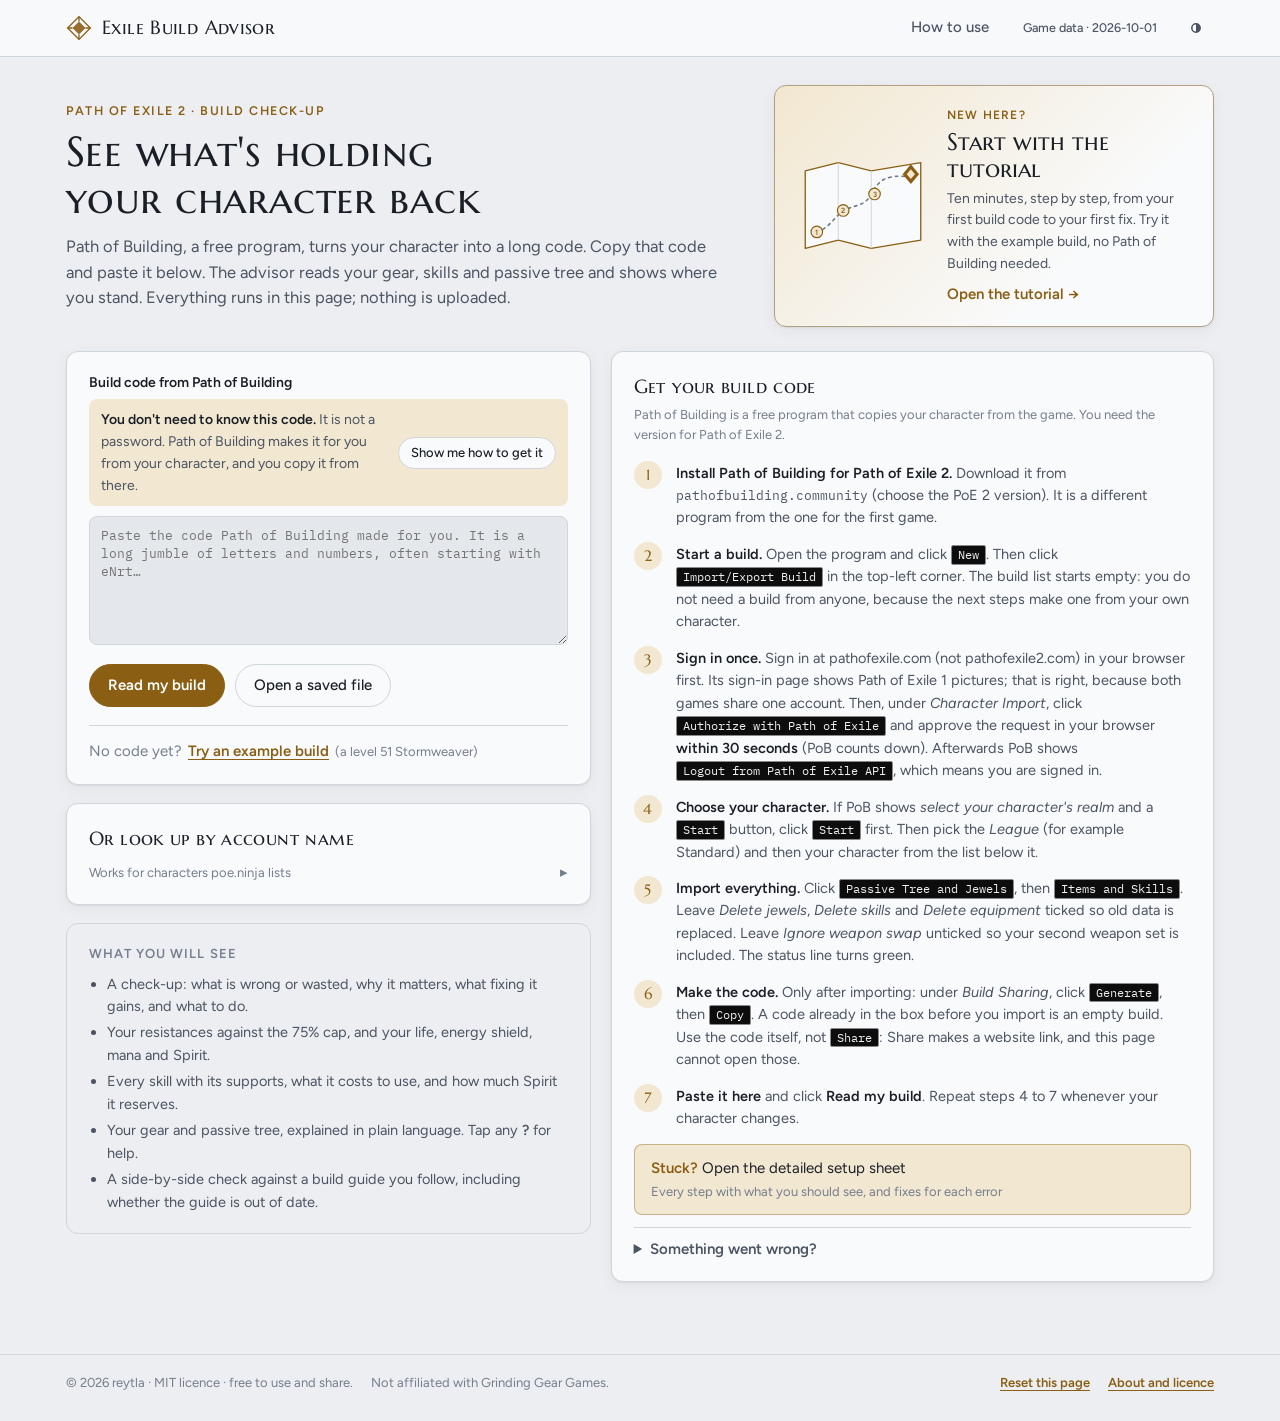
<file: index.html>
<!doctype html>
<!-- Exile Build Advisor. Copyright (c) 2026 reytla. MIT licence. -->
<!-- Entry point for GitHub Pages: forwards to the advisor page. -->
<html lang="en">
<head>
<meta charset="utf-8">
<meta name="viewport" content="width=device-width, initial-scale=1">
<title>Exile Build Advisor</title>
<meta name="description" content="Free build check-up for Path of Exile 2: paste your Path of Building code and see what to fix first.">
<meta http-equiv="refresh" content="0; url=poe2-advisor.html">
<link rel="canonical" href="poe2-advisor.html">
<style>
  body { margin: 0; min-height: 100vh; display: grid; place-items: center; background: #eceef1; color: #1a1f27;
    font: 16px/1.5 "Segoe UI", system-ui, -apple-system, Roboto, sans-serif; padding: 0 16px; }
  a { color: #8a5f14; font-weight: 600; }
  @media (prefers-color-scheme: dark) { body { background: #0f1217; color: #e9e7e2; } a { color: #d9a94f; } }
</style>
<script>location.replace('poe2-advisor.html' + location.hash);</script>
</head>
<body>
  <p>Opening the Exile Build Advisor… If nothing happens, <a href="poe2-advisor.html">open it here</a>.</p>
</body>
</html>
</file>
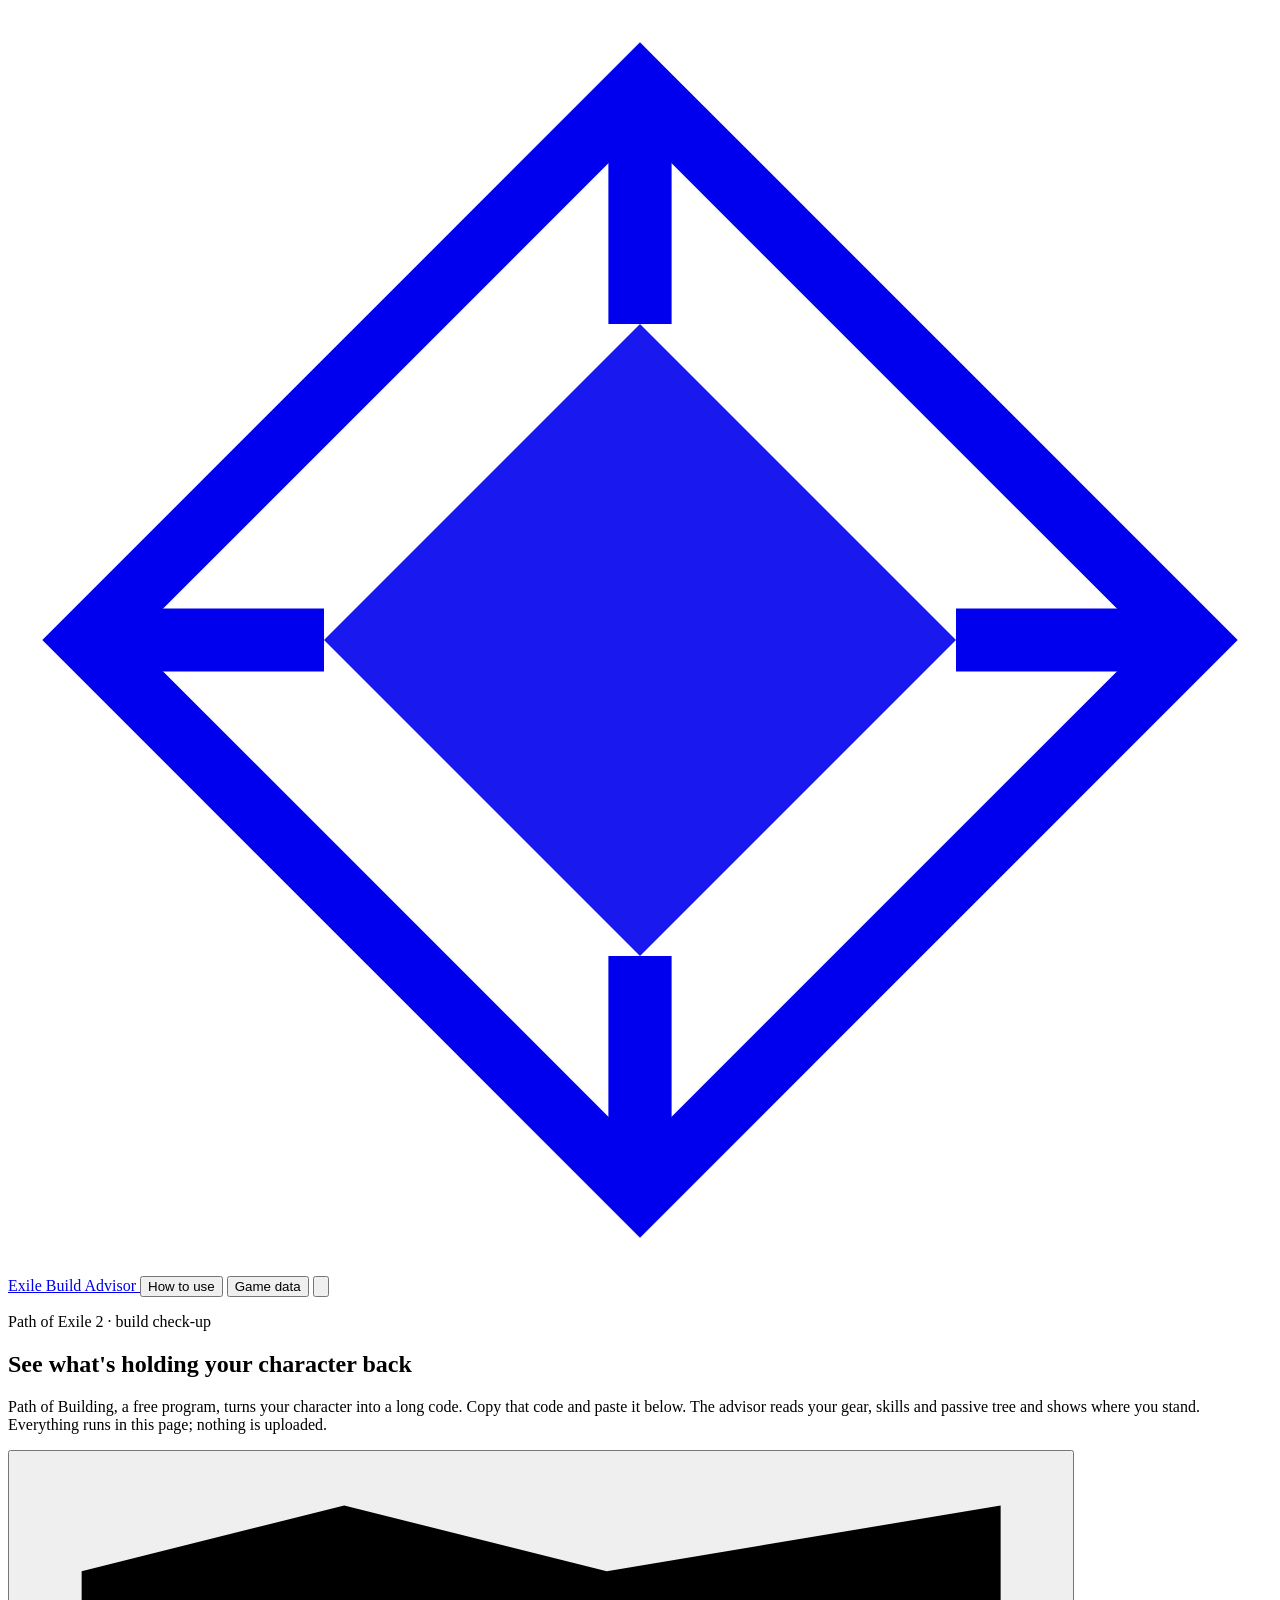
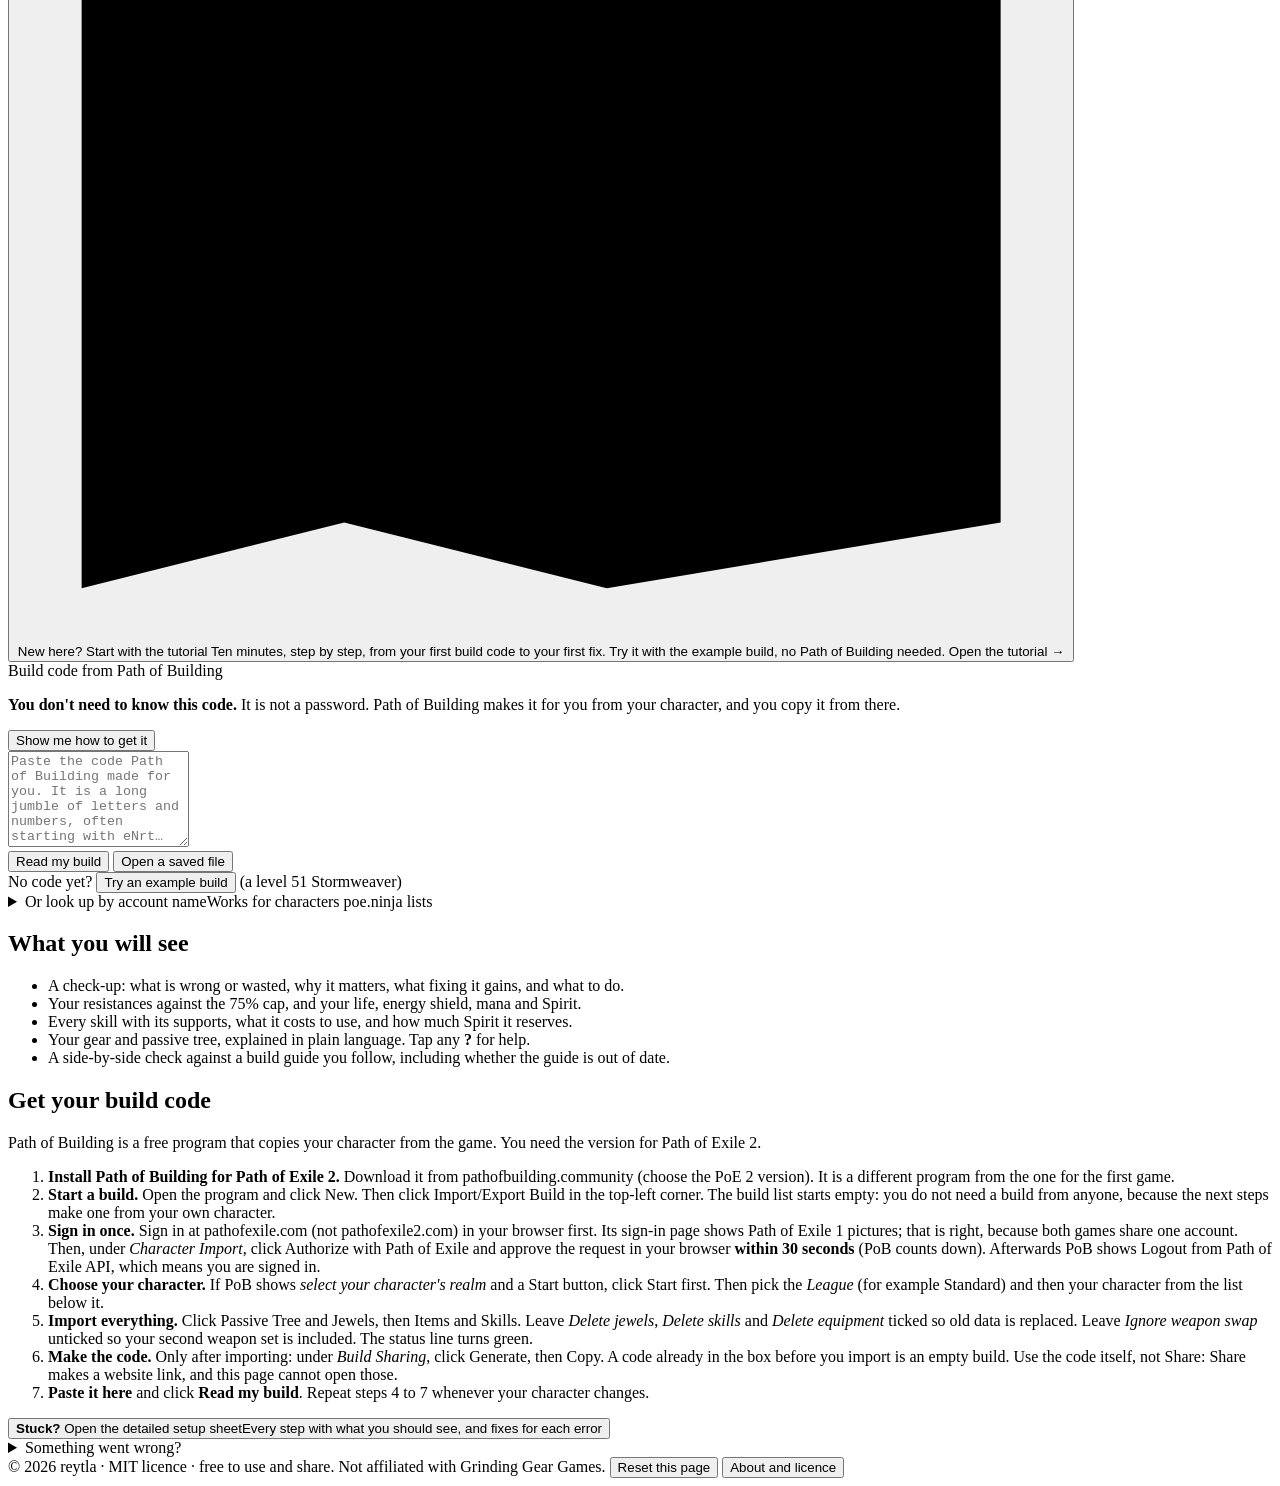
<file: src/index.html>
<!doctype html>
<html lang="en">
<!-- Exile Build Advisor. Copyright (c) 2026 reytla. MIT licence. https://github.com/reytla/exile-build-adviser -->
<head>
<meta charset="utf-8">
<meta name="viewport" content="width=device-width, initial-scale=1, viewport-fit=cover">
<title>Exile Build Advisor</title>
<meta name="author" content="reytla">
<meta name="copyright" content="© 2026 reytla. MIT licence.">
<link rel="preconnect" href="https://fonts.googleapis.com">
<link rel="preconnect" href="https://fonts.gstatic.com" crossorigin>
<link rel="stylesheet" href="https://fonts.googleapis.com/css2?family=Marcellus+SC&family=Figtree:wght@400;500;600;700&family=IBM+Plex+Mono:wght@400;500&display=swap">
<!--INLINE:style.css-->
</head>
<body>
<header class="appbar">
  <div class="appbar-in">
    <a class="brand" href="#" id="homeLink" aria-label="Exile Build Advisor, start page">
      <svg class="sigil" viewBox="0 0 32 32" aria-hidden="true"><path d="M16 2 30 16 16 30 2 16Z" fill="none" stroke="currentColor" stroke-width="1.6"/><path d="M16 8 24 16 16 24 8 16Z" fill="currentColor" opacity=".9"/><path d="M16 2v6M16 24v6M2 16h6M24 16h6" stroke="currentColor" stroke-width="1.6"/></svg>
      <span>Exile Build Advisor</span>
    </a>
    <span class="appbar-gap"></span>
    <button type="button" class="ghost" id="tutLink" title="A step-by-step guide for new players">How to use</button>
    <button type="button" class="ghost" id="dataLink" title="Which game data this page uses"><span id="dataBadge">Game data</span></button>
    <button type="button" class="ghost icon" id="themeBtn" aria-label="Switch colour theme" title="Switch colour theme">
      <svg viewBox="0 0 24 24" aria-hidden="true"><circle cx="12" cy="12" r="5" fill="none" stroke="currentColor" stroke-width="1.8"/><path d="M12 7a5 5 0 0 1 0 10Z" fill="currentColor"/></svg>
    </button>
  </div>
</header>

<div class="page">
  <!-- ================= welcome: no build loaded ================= -->
  <section id="welcome" class="welcome">
    <div class="hero">
      <div class="intro">
        <p class="eyebrow">Path of Exile 2 · build check-up</p>
        <h1>See what's holding your character back</h1>
        <p class="lede">Path of Building, a free program, turns your character into a long code. Copy that code and paste it below. The advisor reads your gear, skills and passive tree and shows where you stand. Everything runs in this page; nothing is uploaded.</p>
      </div>
      <button type="button" class="tut-card" id="tutLink2" aria-label="New here? Open the 10-minute tutorial">
        <svg class="tut-art" viewBox="0 0 160 120" aria-hidden="true">
          <path class="map" d="M10 18 50 8l40 10 60-10v94l-60 10-40-10-40 10Z"/>
          <path class="fold-line" d="M50 8v94M90 18v94"/>
          <path class="trail" d="M24 92c14-4 20-16 30-24s24-6 32-16 10-22 26-26 22 2 28-4"/>
          <circle class="wp" cx="24" cy="92" r="7"/><text x="24" y="95.5">1</text>
          <circle class="wp" cx="56" cy="66" r="7"/><text x="56" y="69.5">2</text>
          <circle class="wp" cx="94" cy="46" r="7"/><text x="94" y="49.5">3</text>
          <path class="goal" d="M138 10 148 22 138 34 128 22Z"/><path class="goal-in" d="M138 16 143 22 138 28 133 22Z"/>
        </svg>
        <span class="tut-copy">
          <span class="tut-kicker">New here?</span>
          <span class="tut-title">Start with the tutorial</span>
          <span class="tut-sub">Ten minutes, step by step, from your first build code to your first fix. Try it with the example build, no Path of Building needed.</span>
          <span class="tut-go">Open the tutorial <span aria-hidden="true">→</span></span>
        </span>
      </button>
    </div>

    <div class="welcome-grid">
      <div class="stack">
      <div class="card input-card">
        <label class="field-label" for="code">Build code from Path of Building</label>
        <div class="code-help"><p><b>You don't need to know this code.</b> It is not a password. Path of Building makes it for you from your character, and you copy it from there.</p>
          <button type="button" class="small" id="setupLink3">Show me how to get it</button></div>
        <textarea id="code" rows="6" spellcheck="false" placeholder="Paste the code Path of Building made for you. It is a long jumble of letters and numbers, often starting with eNrt…"></textarea>
        <div class="actions">
          <button type="button" class="primary" id="decodeBtn">Read my build</button>
          <input type="file" id="codeFile" accept=".txt,.xml,text/plain" hidden>
          <button type="button" id="codeFileBtn">Open a saved file</button>
        </div>
        <div id="charMsg" aria-live="polite"></div>
        <div class="example-row">
          <span class="muted">No code yet?</span>
          <button type="button" class="linkish" id="exampleBtn">Try an example build</button>
          <span class="muted small">(a level 51 Stormweaver)</span>
        </div>
      </div>
      <details class="card lookup" id="lookupBox">
        <summary><span class="card-title">Or look up by account name</span><span class="small muted">Works for characters poe.ninja lists</span></summary>
        <p class="small muted" style="margin:8px 0 4px">This asks poe.ninja for your character. It only knows characters with a <b>public profile</b> that it has picked up in its league snapshot. If it does not work, the page explains why; the build code on the right always works.</p>
        <div class="form-grid">
          <div><label class="field-label" for="luAccount">Account name</label><input type="text" id="luAccount" placeholder="Name#1234" autocomplete="off" spellcheck="false"></div>
          <div><label class="field-label" for="luName">Character name</label><input type="text" id="luName" autocomplete="off" spellcheck="false"></div>
          <div><label class="field-label" for="luLeague">League</label><select id="luLeague"></select></div>
          <div id="luOtherRow" hidden><label class="field-label" for="luOther">League name</label><input type="text" id="luOther" placeholder="as shown on poe.ninja"></div>
        </div>
        <div class="actions"><button type="button" class="primary" id="luBtn">Look up</button></div>
        <div id="luMsg" aria-live="polite"></div>
        <details class="fold">
          <summary>Advanced: use your own proxy</summary>
          <p class="small">Web pages may only read another site's data when that site allows it, and poe.ninja does not. A small proxy of your own fixes this. Free option: create a Cloudflare Worker, paste the code below, deploy it, and enter its address here followed by <span class="mono">?url=</span>.</p>
          <label class="field-label" for="luProxy">Proxy address</label>
          <input type="text" id="luProxy" placeholder="https://your-worker.your-name.workers.dev/?url=" spellcheck="false">
          <div class="actions"><button type="button" class="small" id="luCopy">Copy the Worker code</button><span class="small muted" id="luCopied" aria-live="polite"></span></div>
          <pre class="code" id="luWorker"></pre>
        </details>
      </details>
      <div class="card expect">
        <h2>What you will see</h2>
        <ul>
          <li>A check-up: what is wrong or wasted, why it matters, what fixing it gains, and what to do.</li>
          <li>Your resistances against the 75% cap, and your life, energy shield, mana and Spirit.</li>
          <li>Every skill with its supports, what it costs to use, and how much Spirit it reserves.</li>
          <li>Your gear and passive tree, explained in plain language. Tap any <b>?</b> for help.</li>
          <li>A side-by-side check against a build guide you follow, including whether the guide is out of date.</li>
        </ul>
      </div>
      </div>

      <div class="card guide">
        <h2 class="card-title">Get your build code</h2>
        <p class="muted small">Path of Building is a free program that copies your character from the game. You need the version for Path of Exile 2.</p>
        <ol class="steps">
          <li><b>Install Path of Building for Path of Exile 2.</b> Download it from <span class="mono">pathofbuilding.community</span> (choose the PoE&nbsp;2 version). It is a different program from the one for the first game.</li>
          <li><b>Start a build.</b> Open the program and click <span class="pob">New</span>. Then click <span class="pob">Import/Export Build</span> in the top-left corner. The build list starts empty: you do not need a build from anyone, because the next steps make one from your own character.</li>
          <li><b>Sign in once.</b> Sign in at pathofexile.com (not pathofexile2.com) in your browser first. Its sign-in page shows Path of Exile 1 pictures; that is right, because both games share one account. Then, under <i>Character Import</i>, click <span class="pob">Authorize with Path of Exile</span> and approve the request in your browser <b>within 30 seconds</b> (PoB counts down). Afterwards PoB shows <span class="pob">Logout from Path of Exile API</span>, which means you are signed in.</li>
          <li><b>Choose your character.</b> If PoB shows <i>select your character's realm</i> and a <span class="pob">Start</span> button, click <span class="pob">Start</span> first. Then pick the <i>League</i> (for example Standard) and then your character from the list below it.</li>
          <li><b>Import everything.</b> Click <span class="pob">Passive Tree and Jewels</span>, then <span class="pob">Items and Skills</span>. Leave <i>Delete jewels</i>, <i>Delete skills</i> and <i>Delete equipment</i> ticked so old data is replaced. Leave <i>Ignore weapon swap</i> unticked so your second weapon set is included. The status line turns green.</li>
          <li><b>Make the code.</b> Only after importing: under <i>Build Sharing</i>, click <span class="pob">Generate</span>, then <span class="pob">Copy</span>. A code already in the box before you import is an empty build. Use the code itself, not <span class="pob">Share</span>: Share makes a website link, and this page cannot open those.</li>
          <li><b>Paste it here</b> and click <b>Read my build</b>. Repeat steps 4 to 7 whenever your character changes.</li>
        </ol>
        <button type="button" class="setup-cta" id="setupLink"><span><b>Stuck?</b> Open the detailed setup sheet</span><span class="small muted">Every step with what you should see, and fixes for each error</span></button>
        <details class="fold">
          <summary>Something went wrong?</summary>
          <ul>
            <li><b>The character list is empty:</b> check the League box. Characters in an event league only show when that league is chosen.</li>
            <li><b>"Could not decompress the code":</b> the code was cut off. Click <span class="pob">Copy</span> again and paste the whole thing.</li>
            <li><b>The code is very long:</b> that is normal. Codes are often 10,000 characters or more.</li>
            <li><b>The account lookup did not work:</b> that is common. It needs a public profile and a character poe.ninja has picked up. Use the build code instead.</li>
            <li><b>The page says the passive tree is a different version:</b> open <i>Game data</i> at the top right and refresh it.</li>
          </ul>
        </details>
      </div>
    </div>
  </section>

  <!-- ================= tutorial ================= -->
  <section id="tutorialPage" hidden>
    <button type="button" class="ghost" id="tutBack">← Back</button>
    <div class="intro" style="margin-top:10px">
      <p class="eyebrow">Tutorial · about 10 minutes</p>
      <h1>How to use the advisor</h1>
      <p class="lede">New to Path of Exile 2 or to build tools? Start here. This walks you from "I have a character" to "I know what to fix next", one step at a time. You can try every step with the example build.</p>
      <div class="actions"><button type="button" class="primary" id="tutExample">Open the example build</button><span class="small muted">You can come back here at any time with <b>How to use</b> at the top.</span></div>
    </div>

    <div class="tut">
      <nav class="tut-toc card" aria-label="Tutorial sections">
        <p class="field-label" style="margin-top:0">On this page</p>
        <ol>
          <li><a href="#t-what" data-jump>What it does</a></li>
          <li><a href="#t-need" data-jump>What you need</a></li>
          <li><a href="#t-in" data-jump>Get your build in</a></li>
          <li><a href="#t-read" data-jump>Read the check-up</a></li>
          <li><a href="#t-goals" data-jump>Tell it what you want</a></li>
          <li><a href="#t-act" data-jump>Act on a fix</a></li>
          <li><a href="#t-guide" data-jump>Compare with a guide</a></li>
          <li><a href="#t-fresh" data-jump>Keep it up to date</a></li>
          <li><a href="#t-words" data-jump>Words you will meet</a></li>
          <li><a href="#t-faq" data-jump>Questions</a></li>
        </ol>
      </nav>

      <div class="tut-body">
        <section class="card tut-sec" id="t-what">
          <h2 class="card-title"><span class="tut-n">1</span>What it does</h2>
          <p>The advisor reads your character (gear, skills and passive tree) and points out what is holding it back: resistances that are too low, gems and passives that do nothing, mana that runs out, and more. For each problem it says <b>why</b> it matters, <b>what fixing it gains</b>, <b>what it costs</b> and <b>what to do</b>, and it puts the best-value fixes first.</p>
          <p>Everything happens inside this page on your computer. Nothing is uploaded, and there is no account to make.</p>
        </section>

        <section class="card tut-sec" id="t-need">
          <h2 class="card-title"><span class="tut-n">2</span>What you need</h2>
          <ul class="tut-list">
            <li>A Path of Exile 2 character, at any level. You do not need a build file from anyone else: Path of Building makes one from your character.</li>
            <li><b>Path of Building for Path of Exile 2</b>, a free program that copies your character from the game. Get it from <span class="mono">pathofbuilding.community</span> and choose the PoE&nbsp;2 version. Players call it "PoB".</li>
            <li>Optional: a build guide you follow (for example from maxroll.gg) and a rough idea of prices on the trade site.</li>
          </ul>
          <div class="tip"><b>Tip:</b> no PoB yet? Click <b>Open the example build</b> above to see everything first, then come back.</div>
        </section>

        <section class="card tut-sec" id="t-in">
          <h2 class="card-title"><span class="tut-n">3</span>Get your build in</h2>
          <p>There are three ways. The first one always works.</p>
          <div class="tip"><b>First time with Path of Building?</b> <button type="button" class="linkish" id="setupLink2">Open the setup sheet</button>: it covers installing, signing in and copying the code, with a check after every step.</div>
          <h3 class="sub">A. Paste a build code from Path of Building (recommended)</h3>
          <ol class="steps">
            <li><b>Open PoB</b>, click <span class="pob">New</span>, then <span class="pob">Import/Export Build</span>. An empty build list is normal.</li>
            <li><b>Sign in once.</b> Sign in at pathofexile.com in your browser first, then click <span class="pob">Authorize with Path of Exile</span> and approve in the browser within 30 seconds. Afterwards PoB shows <span class="pob">Logout from Path of Exile API</span>.</li>
            <li><b>Pick your league and character</b>, then click <span class="pob">Passive Tree and Jewels</span> and <span class="pob">Items and Skills</span>.</li>
            <li><b>Optional but useful:</b> in PoB's Skills tab, set your main attack or spell as the <i>Main Skill</i>. Then the advisor can talk about damage and mana for that skill.</li>
            <li><b>Under Build Sharing</b> click <span class="pob">Generate</span>, then <span class="pob">Copy</span>. Not <span class="pob">Share</span>: that makes a web link the advisor cannot open.</li>
            <li><b>Paste</b> into "Your build code" on the start screen and click <b>Read my build</b>.</li>
          </ol>
          <h3 class="sub">B. Open a saved file</h3>
          <p>Click <b>Open a saved file</b> to load a build you saved in Path of Building (an <span class="mono">.xml</span> file in the Builds folder in Documents), or a text file with a code in it. The Builds folder stays empty until you click <i>Save</i> in PoB; you don't need it for method A.</p>
          <h3 class="sub">C. Look up by account name</h3>
          <p>Type your account name (like <span class="mono">Name#1234</span>), character name and league. This asks the website poe.ninja for your character. It often does not work: poe.ninja only knows characters with a <b>public profile</b> that it has picked up, and it does not let other web pages read its data unless you set up a small proxy (see <i>Advanced</i> in that box). If it fails, the page tells you why. Use method A.</p>
          <div class="tip"><b>Several versions in one code?</b> Some codes hold more than one passive tree, skill set or item set. Pickers appear in the banner at the top so you can choose which one to review.</div>
        </section>

        <section class="card tut-sec" id="t-read">
          <h2 class="card-title"><span class="tut-n">4</span>Read the check-up</h2>
          <p>After your build loads, the <b>Check-up</b> tab opens. Each problem is a card like this one (from the example build):</p>
          <article class="finding bad tut-demo" aria-label="Example finding">
            <div class="top"><span class="rank">#1</span><span class="sev bad">Fix now</span><span class="area">Resistances</span>
              <span class="meter" role="img" aria-label="Value 5 of 5"><i class="on"></i><i class="on"></i><i class="on"></i><i class="on"></i><i class="on"></i></span></div>
            <h3>Cold resistance is 21%, 54 below the cap</h3>
            <dl class="rows">
              <dt>Why</dt><dd>Below the 75% cap you take more cold damage than you need to.</dd>
              <dt>What it gains</dt><dd>Capping it means about 68% less cold damage taken.</dd>
              <dt>Cost</dt><dd>≈ 10 exalted · a short trade or task</dd>
              <dt>What to do</dt><dd><ul><li>Find +54% Cold Resistance in total on gear.</li></ul><span class="btn small fake">Search: Helmet with 30%+ cold resistance ↗</span></dd>
            </dl>
          </article>
          <dl class="tut-legend">
            <dt><span class="rank">#1</span></dt><dd>Its place in the ranking. Lower numbers give you the most for the least.</dd>
            <dt><span class="sev bad">Fix now</span> <span class="sev warn">Worth doing</span> <span class="sev info">Tip</span></dt><dd>How serious it is. Start with "Fix now".</dd>
            <dt><span class="meter"><i class="on"></i><i class="on"></i><i class="on"></i><i></i><i></i></span></dt><dd>How much it helps what you care about, compared with the other cards.</dd>
            <dt><span class="cert">probably</span> <span class="cert">check this</span></dt><dd>"Probably" means very likely. "Check this" means the page cannot be sure: look in the game or in PoB before acting.</dd>
            <dt>unknown</dt><dd>The page never guesses. When something cannot be worked out from your build or the game data, it says <i>unknown</i>.</dd>
          </dl>
          <p>Use the area buttons (Resistances, Skills, Gear…) to filter, and <b>Most serious first</b> if you prefer that order. Areas with no problems are listed at the bottom in green.</p>
          <p>The other tabs describe your character: <b>Overview</b> (resistances and key numbers), <b>Skills</b> (each skill, its supports, cost and Spirit), <b>Gear</b> and <b>Passive tree</b>. Tap any <b>?</b> for a short explanation.</p>
        </section>

        <section class="card tut-sec" id="t-goals">
          <h2 class="card-title"><span class="tut-n">5</span>Tell it what you want</h2>
          <h3 class="sub">What matters to you</h3>
          <p>At the top of the check-up, rate Damage, Survivability, Mana, Ease of play and Progression from <i>Not</i> to <i>Most</i>. The ranking changes straight away. Dying a lot? Set Survivability to <i>Most</i>.</p>
          <h3 class="sub">Your details tab</h3>
          <ul class="tut-list">
            <li><b>League:</b> Standard, or the event league's name. Trade links search this league.</li>
            <li><b>Budget</b> and <b>spare currency</b> (one per line, like <span class="mono">12 exalted</span>): cards then say "over your budget" or "your spare currency covers it".</li>
            <li><b>Items in your stash:</b> in the game, hover an item and press <b>Ctrl+C</b>, then paste here. If one of them fixes a problem, the card says "In your stash".</li>
            <li><b>Prices:</b> prices change every day, so you enter them. Look up a few items on the trade site and type the price in Exalted Orbs. Blank means unknown, and the cost then shows "price unknown".</li>
          </ul>
          <p class="small muted">All of this is saved in your browser only.</p>
        </section>

        <section class="card tut-sec" id="t-act">
          <h2 class="card-title"><span class="tut-n">6</span>Act on a fix</h2>
          <h3 class="sub">Buying an item</h3>
          <ol class="steps">
            <li>Click a brass <b>Search</b> button on a card. The official trade site opens with the filters filled in (it may ask you to sign in).</li>
            <li>The text beside the button says which item it replaces and what it keeps. Add any other stats you want on the trade site.</li>
            <li>Buy it. For "Instant Buyout" listings, click <i>Secure Item</i> on the site; the game takes you to the seller's hideout, where you buy it from their merchant. This needs the asynchronous trade feature, unlocked in Act 4 at Kingsmarch. For other listings, message the seller in the game.</li>
            <li>Equip it, then make a new code in PoB and read it again to see the difference.</li>
          </ol>
          <h3 class="sub">Other kinds of fix</h3>
          <ul class="tut-list">
            <li><b>Supports that do nothing:</b> open the skill gems panel in the game and move the support to a skill it helps. Free.</li>
            <li><b>Gem level too low:</b> use an <i>Uncut Skill Gem</i> (or <i>Uncut Spirit Gem</i> for always-on skills) of the level shown.</li>
            <li><b>Passives doing nothing:</b> refunding costs gold. Right-click the passive on the tree to refund it, then spend the point elsewhere.</li>
            <li><b>Crafting:</b> cards suggest a simple route when there is one, such as an <i>Essence</i> that guarantees a resistance on a magic item.</li>
          </ul>
          <div class="tip"><b>Work in small steps.</b> Fix one or two cards, make a new code, read it again. The list updates and the next best fix moves to the top.</div>
        </section>

        <section class="card tut-sec" id="t-guide">
          <h2 class="card-title"><span class="tut-n">7</span>Compare with a guide</h2>
          <p>Following a build guide? Open the <b>Guide</b> tab.</p>
          <ol class="steps">
            <li><b>Best:</b> on the guide page, find its <i>Path of Building</i> button for the stage nearest your level and paste that code. The advisor then compares skills, supports, passives and unique items exactly.</li>
            <li><b>Also useful:</b> press Ctrl+A then Ctrl+C on the guide page and paste the text. The advisor reads the "last updated" date, the patch, the ascendancy order and the stat priorities.</li>
            <li>Click <b>Compare</b>.</li>
          </ol>
          <p>If the guide was written for an older patch than the current one, a red box warns you. Guides go out of date, so always check the date. "Guide only" items are what the guide uses and you do not; "yours only" are things you use that the guide does not.</p>
        </section>

        <section class="card tut-sec" id="t-fresh">
          <h2 class="card-title"><span class="tut-n">8</span>Keep it up to date</h2>
          <ul class="tut-list">
            <li><b>Your character changed?</b> Repeat the PoB steps and paste the new code. The page remembers your last code, goals and details.</li>
            <li><b>The game had a patch?</b> Click <b>Game data</b> at the top right and then <b>Refresh game data</b>. It downloads the latest gem and passive data (about 6.5&nbsp;MB) and keeps it in your browser.</li>
            <li><b>Guide tab:</b> update the "Current game patch" box when a new patch comes out.</li>
          </ul>
        </section>

        <section class="card tut-sec" id="t-words">
          <h2 class="card-title"><span class="tut-n">9</span>Words you will meet</h2>
          <dl class="kv tut-words">
            <dt>Resistance</dt><dd>Cuts damage of one element (fire, cold, lightning, chaos). Capped at 75%. Low resistances are the most common reason new characters die.</dd>
            <dt>Life / Energy shield</dt><dd>Your health, and a recharging shield on top of it.</dd>
            <dt>Mana</dt><dd>Pays for skills. If it runs out, you cannot use them.</dd>
            <dt>Spirit</dt><dd>A budget for skills that stay switched on (buffs, auras, minions). You cannot reserve more than you have.</dd>
            <dt>Skill gem / support gem</dt><dd>Skill gems give you abilities. Support gems are added to a skill to change it, and usually make it cost more.</dd>
            <dt>Meta gem</dt><dd>A gem that holds other skills and uses them for you, like "Cast on Critical".</dd>
            <dt>Passive tree / notable / keystone</dt><dd>The big tree of bonuses you spend points on. Notables are larger named nodes; keystones change the rules.</dd>
            <dt>Ascendancy</dt><dd>Your specialisation, earned in the Trials. Its points are very strong.</dd>
            <dt>Mod</dt><dd>One line of stats on an item, like "+30% to Fire Resistance".</dd>
            <dt>Rare / unique</dt><dd>Rare (yellow) items have random mods. Unique (orange) items have fixed, special mods.</dd>
            <dt>Exalted / Divine Orb</dt><dd>Common trading currencies. The advisor prices everything in Exalted Orbs.</dd>
            <dt>Uncut gem</dt><dd>An item that becomes a new gem or levels one up, at the level written on it.</dd>
            <dt>Essence</dt><dd>Crafting currency that turns a magic item into a rare one with a guaranteed mod.</dd>
            <dt>League</dt><dd>Standard lasts forever; event leagues start fresh. Trade happens within a league.</dd>
            <dt>PoB</dt><dd>Path of Building, the free program that copies your character.</dd>
          </dl>
        </section>

        <section class="card tut-sec" id="t-faq">
          <h2 class="card-title"><span class="tut-n">10</span>Questions</h2>
          <details class="fold"><summary>I don't have a build to load.</summary><p class="small">You don't need one from anyone. Path of Building makes the build from your own character when you import it (section 3). A guide's build is only needed for the optional Guide tab, to compare with yours.</p></details>
          <details class="fold"><summary>The page says "unknown" a lot.</summary><p class="small">That is on purpose. Damage is unknown until you set a Main Skill in PoB; costs are unknown until you enter prices. The page would rather say unknown than guess.</p></details>
          <details class="fold"><summary>Spirit says "over budget", but my skills all work in the game.</summary><p class="small">Then Path of Building is missing a Spirit source, often a setting in its Configuration tab. That card is marked "check this" for that reason; you can ignore it.</p></details>
          <details class="fold"><summary>A card says a passive or mod does nothing, but I think it does.</summary><p class="small">Cards marked "probably" can be wrong when your build converts damage or swaps skills in. Cards without a mark come straight from the game data. If in doubt, check the mod's wording in the game.</p></details>
          <details class="fold"><summary>A trade link opens an empty search.</summary><p class="small">The text beside each button lists the filters, so you can set them by hand. Make sure your league is right in Your details.</p></details>
          <details class="fold"><summary>Is my data safe?</summary><p class="small">Nothing leaves your computer except when you click a trade link, refresh game data (downloads from GitHub) or use the account lookup (asks poe.ninja). Everything you type is stored only in this browser.</p></details>
          <details class="fold"><summary>Can I share the advisor?</summary><p class="small">Yes, for non-commercial personal use: send the file as it is. See <i>About and licence</i> at the bottom of the page.</p></details>
        </section>
      </div>
    </div>
  </section>

  <!-- ================= setup sheet (content inlined from docs/pob-setup.html) ================= -->
  <section id="setupPage" hidden>
    <button type="button" class="ghost" id="setupBack">← Back</button>
    <div class="sheet"><!--SETUP--></div>
    <div class="actions" style="justify-content:center;margin-top:18px"><button type="button" class="primary" id="setupDone">I have my code: paste it now</button></div>
  </section>

  <!-- ================= game data page (reachable before a build is loaded) ================= -->
  <section id="dataPage" hidden>
    <button type="button" class="ghost" id="dataBack">← Back</button>
    <div id="dataPageBody" style="margin-top:10px"></div>
  </section>

  <!-- ================= about and licence ================= -->
  <section id="aboutPage" hidden>
    <button type="button" class="ghost" id="aboutBack">← Back</button>
    <div class="card narrow licence" style="margin-top:10px">
      <h2 class="card-title">About and licence</h2>
      <p>Exile Build Advisor reads a Path of Exile 2 character from Path of Building and points out what to improve. It runs entirely in this page.</p>
      <dl class="kv" style="margin-top:14px">
        <dt>Author</dt><dd>reytla</dd>
        <dt>Source code</dt><dd><span class="mono">github.com/reytla/exile-build-adviser</span></dd>
        <dt>Feedback</dt><dd>Report problems or ideas under <i>Issues</i> on the GitHub page.</dd>
        <dt>Licence</dt><dd>MIT: free to use, change and share</dd>
      </dl>
      <h3>Your data</h3>
      <p>Your build code, goals, details, prices and guide are saved only in this browser on this device, so they are still there next time. Nobody else can see them, including the author, and nothing is uploaded. The page only contacts other sites when you click a trade link, refresh the game data or use the account lookup.</p>
      <p>On a shared computer, click <b>Reset this page</b> at the bottom when you are done. It erases everything this page saved in this browser.</p>
      <h3>Licence</h3>
      <div class="legal">
        <p>MIT License. Copyright © 2026 reytla.</p>
        <p>Permission is hereby granted, free of charge, to any person obtaining a copy of this software and associated documentation files (the "Software"), to deal in the Software without restriction, including without limitation the rights to use, copy, modify, merge, publish, distribute, sublicense, and/or sell copies of the Software, and to permit persons to whom the Software is furnished to do so, subject to the following conditions:</p>
        <p>The above copyright notice and this permission notice shall be included in all copies or substantial portions of the Software.</p>
        <p>THE SOFTWARE IS PROVIDED "AS IS", WITHOUT WARRANTY OF ANY KIND, EXPRESS OR IMPLIED, INCLUDING BUT NOT LIMITED TO THE WARRANTIES OF MERCHANTABILITY, FITNESS FOR A PARTICULAR PURPOSE AND NONINFRINGEMENT. IN NO EVENT SHALL THE AUTHORS OR COPYRIGHT HOLDERS BE LIABLE FOR ANY CLAIM, DAMAGES OR OTHER LIABILITY, WHETHER IN AN ACTION OF CONTRACT, TORT OR OTHERWISE, ARISING FROM, OUT OF OR IN CONNECTION WITH THE SOFTWARE OR THE USE OR OTHER DEALINGS IN THE SOFTWARE.</p>
        <p>Advice the advisor gives is an estimate. Check it in the game before spending currency.</p>
      </div>
      <h3>Other people's work used here</h3>
      <p>Game data (gems, passive tree, item bases) comes from the Path of Building Community project for Path of Exile 2, which is published under the MIT licence. Path of Exile and its game data are © Grinding Gear Games. This advisor is not affiliated with or endorsed by Grinding Gear Games or the Path of Building Community.</p>
      <p>Fonts: Marcellus SC, Figtree and IBM Plex Mono, under the SIL Open Font License, loaded from Google Fonts.</p>
    </div>
  </section>

  <!-- ================= workspace: build loaded ================= -->
  <section id="workspace" hidden>
    <div class="banner" id="banner"></div>
    <nav class="tabs" role="tablist" id="mainTabs" aria-label="Sections">
      <button type="button" role="tab" data-tab="checkup" aria-selected="true">Check-up</button>
      <button type="button" role="tab" data-tab="guide" aria-selected="false">Guide</button>
      <button type="button" role="tab" data-tab="overview" aria-selected="false">Overview</button>
      <button type="button" role="tab" data-tab="skills" aria-selected="false">Skills</button>
      <button type="button" role="tab" data-tab="gear" aria-selected="false">Gear</button>
      <button type="button" role="tab" data-tab="tree" aria-selected="false">Passive tree</button>
      <button type="button" role="tab" data-tab="details" aria-selected="false">Your details</button>
      <button type="button" role="tab" data-tab="data" aria-selected="false">Game data</button>
    </nav>
    <section class="tab" id="tab-checkup" role="tabpanel"></section>
    <section class="tab" id="tab-guide" role="tabpanel" hidden></section>
    <section class="tab" id="tab-overview" role="tabpanel" hidden></section>
    <section class="tab" id="tab-skills" role="tabpanel" hidden></section>
    <section class="tab" id="tab-gear" role="tabpanel" hidden></section>
    <section class="tab" id="tab-tree" role="tabpanel" hidden></section>
    <section class="tab" id="tab-details" role="tabpanel" hidden>
      <div class="card narrow">
        <h2 class="card-title">Your details</h2>
        <p class="muted">Path of Building does not know these things. Filling them in makes later advice fit your situation. Everything is optional and stays in this browser.</p>
        <div class="form-grid">
          <div>
            <label class="field-label" for="league">League</label>
            <select id="league"><option value="Standard">Standard</option><option value="event">Current event league</option></select>
            <p class="help">Prices and trade searches differ per league.</p>
          </div>
          <div id="eventLeagueRow" hidden>
            <label class="field-label" for="eventLeague">Event league name</label>
            <input type="text" id="eventLeague" placeholder="as shown on the trade site">
          </div>
          <div>
            <label class="field-label" for="levelOv">Character level</label>
            <input type="number" id="levelOv" min="1" max="100" placeholder="taken from the code">
            <p class="help">Only if you have levelled since making the code.</p>
          </div>
          <div>
            <label class="field-label" for="budget">Budget for upgrades</label>
            <div class="inline">
              <input type="number" id="budget" min="0" step="any" placeholder="amount">
              <select id="budgetCur" aria-label="Budget currency"><option value="exalted">Exalted Orbs</option><option value="divine">Divine Orbs</option><option value="chaos">Chaos Orbs</option></select>
            </div>
          </div>
        </div>
        <label class="field-label" for="spare">Spare currency</label>
        <textarea id="spare" rows="3" placeholder="One per line, for example:&#10;12 exalted&#10;1 divine&#10;30 transmutation"></textarea>
        <p class="help" id="spareNote" aria-live="polite"></p>
        <label class="field-label" for="stash">Items in your inventory or stash</label>
        <textarea id="stash" rows="5" placeholder="In the game, hover over an item and press Ctrl+C, then paste it here. Leave a blank line between items."></textarea>
        <p class="help" id="stashNote" aria-live="polite"></p>
        <p class="help" id="savedNote">Saved in this browser only.</p>
      </div>
      <div class="card narrow" style="margin-top:18px">
        <h2 class="card-title">Prices</h2>
        <p class="muted">Prices change every day, so the page does not guess them. Enter what you see on the trade site, in Exalted Orbs. Blank means unknown, and the check-up then says "price unknown" instead of a number.</p>
        <div class="prices" id="pricesBody"></div>
      </div>
    </section>
    <section class="tab" id="tab-data" role="tabpanel" hidden></section>
  </section>
</div>
<footer class="site-foot">
  <div class="in">
    <span>© 2026 reytla · MIT licence · free to use and share.</span>
    <span>Not affiliated with Grinding Gear Games.</span>
    <span class="gap"></span>
    <button type="button" class="linkish" id="resetLink" title="Forget your build code, goals, details, prices, guide and theme in this browser">Reset this page</button>
    <button type="button" class="linkish" id="aboutLink">About and licence</button>
  </div>
</footer>
<!--SNAPSHOT-->
<!--EXAMPLE-->
<!--INLINE:pobdata.js-->
<!--INLINE:character.js-->
<!--INLINE:analysis.js-->
<!--INLINE:plan.js-->
<!--INLINE:guide.js-->
<!--INLINE:lookup.js-->
<!--INLINE:app.js-->
</body>
</html>
</file>
